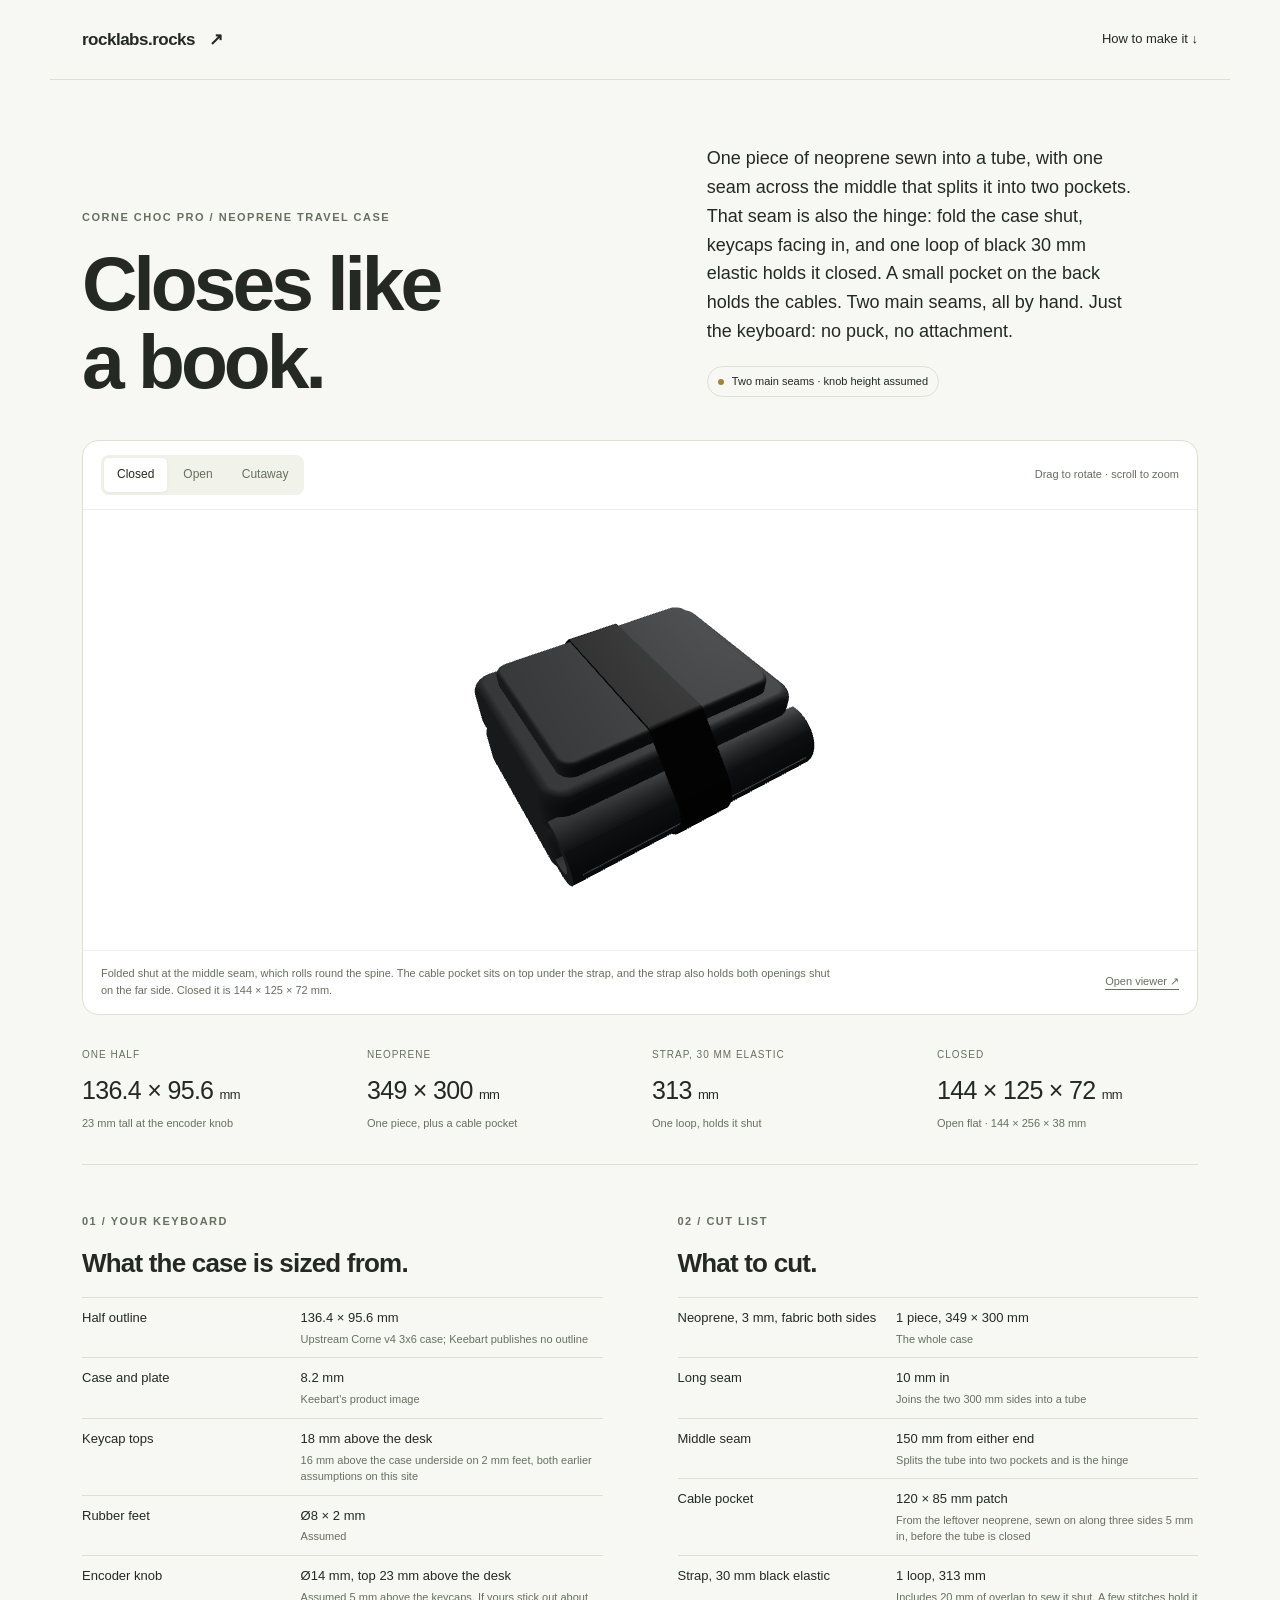
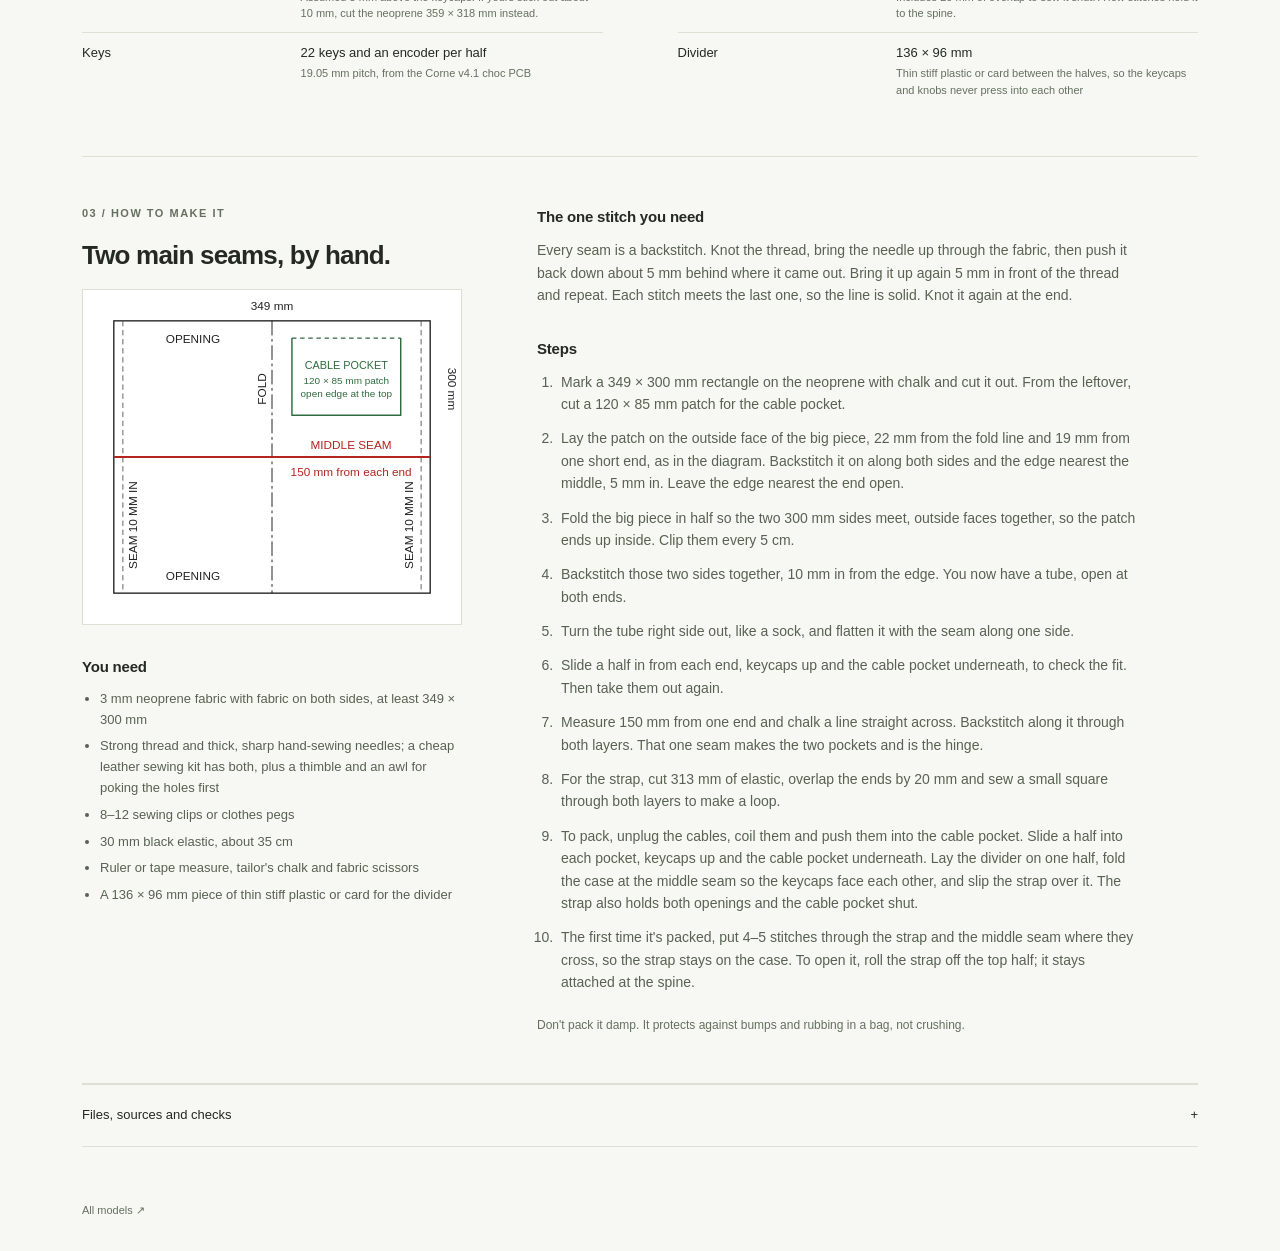
<file: case.html>
<!DOCTYPE html>
<html lang="en">
<head>
  <meta charset="UTF-8">
  <meta name="viewport" content="width=device-width, initial-scale=1">
  <meta name="description" content="A hand-sewn neoprene travel case for both Corne Choc Pro halves: one piece of fabric, two main seams, a cable pocket, folds shut like a book. 3D render, measurements and step-by-step instructions.">
  <title>Corne neoprene travel case — rocklabs.rocks</title>
  <link rel="stylesheet" href="assets/dock.css">
  <link rel="stylesheet" href="assets/dual.css">
  <link rel="stylesheet" href="assets/case.css">
</head>
<body>
  <header class="site-header">
    <a class="wordmark" href="index.html">rocklabs.rocks <span aria-hidden="true">↗</span></a>
    <a href="#make">How to make it ↓</a>
  </header>
  <main>
    <section class="intro">
      <div>
        <p class="eyebrow">CORNE CHOC PRO / NEOPRENE TRAVEL CASE</p>
        <h1>Closes like<br>a book.</h1>
      </div>
      <div class="intro-copy">
        <p>One piece of neoprene sewn into a tube, with one seam across the middle that splits it into two pockets. That seam is also the hinge: fold the case shut, keycaps facing in, and one loop of black 30 mm elastic holds it closed. A small pocket on the back holds the cables. Two main seams, all by hand. Just the keyboard: no puck, no attachment.</p>
        <span class="status"><i></i> Two main seams · knob height assumed</span>
      </div>
    </section>

    <section class="viewer-card" aria-label="Interactive case preview">
      <div class="viewer-toolbar">
        <div class="tabs" role="group" aria-label="Choose model view">
          <button type="button" data-mode="closed" aria-pressed="true">Closed</button>
          <button type="button" data-mode="open" aria-pressed="false">Open</button>
          <button type="button" data-mode="cutaway" aria-pressed="false">Cutaway</button>
        </div>
        <span class="viewer-help">Drag to rotate · scroll to zoom</span>
      </div>
      <div class="viewport">
        <iframe id="model-view" title="3D preview of the Corne neoprene travel case" src="viewer.html?embed=1&amp;label=Corne%20neoprene%20case%20%E2%80%94%20closed&amp;model=models%2Fcorne_case_closed_sleeves.stl%7C3a3d41&amp;model=models%2Fcorne_case_closed_strap.stl%7C151617&amp;model=models%2Fcorne_case_closed_divider.stl%7Cd8ccb0" allow="fullscreen"></iframe>
        <p id="load-status" role="status">Loading the actual STL files…</p>
      </div>
      <div class="viewer-caption">
        <p id="view-caption">Folded shut at the middle seam, which rolls round the spine. The cable pocket sits on top under the strap, and the strap also holds both openings shut on the far side. Closed it is 144 × 125 × 72 mm.</p>
        <a id="open-viewer" href="viewer.html?model=models/corne_case_closed_sleeves.stl">Open viewer ↗</a>
      </div>
    </section>

    <section class="spec-strip" aria-label="Case measurements">
      <div><span>ONE HALF</span><strong><b data-fill="derived.keyboard_half.length">136.4</b> × <b data-fill="derived.keyboard_half.depth">95.6</b> <small>mm</small></strong><p><b data-fill="derived.keyboard_half.packed_height">23</b> mm tall at the encoder knob</p></div>
      <div><span>NEOPRENE</span><strong><b data-fill="derived.piece.width">349</b> × <b data-fill="derived.piece.length">300</b> <small>mm</small></strong><p>One piece, plus a cable pocket</p></div>
      <div><span>STRAP, 30 MM ELASTIC</span><strong><b data-fill="derived.elastic_loops.closed.0">313</b> <small>mm</small></strong><p>One loop, holds it shut</p></div>
      <div><span>CLOSED</span><strong><b data-fill="derived.packed.closed">144 × 125 × 72</b> <small>mm</small></strong><p>Open flat · <b data-fill="derived.packed.open">144 × 256 × 38</b> mm</p></div>
    </section>

    <section class="measure-grid">
      <article>
        <p class="eyebrow">01 / YOUR KEYBOARD</p>
        <h2>What the case is sized from.</h2>
        <table>
          <tr><th>Half outline</th><td><b data-fill="derived.keyboard_half.length">136.4</b> × <b data-fill="derived.keyboard_half.depth">95.6</b> mm<small>Upstream Corne v4 3x6 case; Keebart publishes no outline</small></td></tr>
          <tr><th>Case and plate</th><td><b data-fill="config.keyboard_case_height">8.2</b> mm<small>Keebart's product image</small></td></tr>
          <tr><th>Keycap tops</th><td><b data-fill="derived.keyboard_half.keycap_top_above_desk">18</b> mm above the desk<small>16 mm above the case underside on 2 mm feet, both earlier assumptions on this site</small></td></tr>
          <tr><th>Rubber feet</th><td>Ø<b data-fill="config.keyboard_foot_diameter">8</b> × <b data-fill="config.keyboard_foot_height">2</b> mm<small>Assumed</small></td></tr>
          <tr><th>Encoder knob</th><td>Ø<b data-fill="config.encoder_knob_diameter">14</b> mm, top <b data-fill="derived.keyboard_half.knob_top_above_desk">23</b> mm above the desk<small>Assumed <b data-fill="config.encoder_knob_above_keycaps">5</b> mm above the keycaps. If yours stick out about 10 mm, cut the neoprene <b data-fill="derived.piece_if_knob_10mm">359 × 318</b> mm instead.</small></td></tr>
          <tr><th>Keys</th><td>22 keys and an encoder per half<small>19.05 mm pitch, from the Corne v4.1 choc PCB</small></td></tr>
        </table>
      </article>
      <article>
        <p class="eyebrow">02 / CUT LIST</p>
        <h2>What to cut.</h2>
        <table>
          <tr><th>Neoprene, 3 mm, fabric both sides</th><td>1 piece, <b data-fill="derived.piece.width">349</b> × <b data-fill="derived.piece.length">300</b> mm<small>The whole case</small></td></tr>
          <tr><th>Long seam</th><td><b data-fill="config.seam_allowance">10</b> mm in<small>Joins the two <b data-fill="derived.piece.length">300</b> mm sides into a tube</small></td></tr>
          <tr><th>Middle seam</th><td><b data-fill="derived.piece.middle_seam_from_end">150</b> mm from either end<small>Splits the tube into two pockets and is the hinge</small></td></tr>
          <tr><th>Cable pocket</th><td><b data-fill="derived.cable_pocket.size">120 × 85</b> mm patch<small>From the leftover neoprene, sewn on along three sides <b data-fill="derived.cable_pocket.seam">5</b> mm in, before the tube is closed</small></td></tr>
          <tr><th>Strap, 30 mm black elastic</th><td>1 loop, <b data-fill="derived.elastic_loops.closed.0">313</b> mm<small>Includes <b data-fill="config.elastic_join_overlap">20</b> mm of overlap to sew it shut. A few stitches hold it to the spine.</small></td></tr>
          <tr><th>Divider</th><td><b data-fill="derived.divider">136 × 96</b> mm<small>Thin stiff plastic or card between the halves, so the keycaps and knobs never press into each other</small></td></tr>
        </table>
      </article>
    </section>

    <section class="make" id="make" aria-labelledby="make-heading">
      <div class="make-side">
        <p class="eyebrow">03 / HOW TO MAKE IT</p>
        <h2 id="make-heading">Two main seams, by hand.</h2>
        <a class="diagram" href="models/corne_case_diagram.svg"><img src="models/corne_case_diagram.svg" alt="Cutting diagram: one 349 by 300 mm rectangle. A 120 by 85 mm cable pocket patch sits 22 mm from the fold line and 19 mm from one end. Fold it so the two 300 mm sides meet and sew them 10 mm in to make a tube, then sew straight across the middle, 150 mm from each end." width="417" height="368"></a>
        <h3>You need</h3>
        <ul class="needs">
          <li>3 mm neoprene fabric with fabric on both sides, at least <b data-fill="derived.piece.width">349</b> × <b data-fill="derived.piece.length">300</b> mm</li>
          <li>Strong thread and thick, sharp hand-sewing needles; a cheap leather sewing kit has both, plus a thimble and an awl for poking the holes first</li>
          <li>8–12 sewing clips or clothes pegs</li>
          <li>30 mm black elastic, about 35 cm</li>
          <li>Ruler or tape measure, tailor's chalk and fabric scissors</li>
          <li>A <b data-fill="derived.divider">136 × 96</b> mm piece of thin stiff plastic or card for the divider</li>
        </ul>
      </div>
      <div>
        <h3>The one stitch you need</h3>
        <p class="stitch">Every seam is a backstitch. Knot the thread, bring the needle up through the fabric, then push it back down about 5 mm behind where it came out. Bring it up again 5 mm in front of the thread and repeat. Each stitch meets the last one, so the line is solid. Knot it again at the end.</p>
        <h3>Steps</h3>
        <ol class="steps">
          <li>Mark a <b data-fill="derived.piece.width">349</b> × <b data-fill="derived.piece.length">300</b> mm rectangle on the neoprene with chalk and cut it out. From the leftover, cut a <b data-fill="derived.cable_pocket.size">120 × 85</b> mm patch for the cable pocket.</li>
          <li>Lay the patch on the outside face of the big piece, <b data-fill="derived.cable_pocket.from_fold">22</b> mm from the fold line and <b data-fill="derived.cable_pocket.from_end">19</b> mm from one short end, as in the diagram. Backstitch it on along both sides and the edge nearest the middle, <b data-fill="derived.cable_pocket.seam">5</b> mm in. Leave the edge nearest the end open.</li>
          <li>Fold the big piece in half so the two <b data-fill="derived.piece.length">300</b> mm sides meet, outside faces together, so the patch ends up inside. Clip them every 5 cm.</li>
          <li>Backstitch those two sides together, <b data-fill="config.seam_allowance">10</b> mm in from the edge. You now have a tube, open at both ends.</li>
          <li>Turn the tube right side out, like a sock, and flatten it with the seam along one side.</li>
          <li>Slide a half in from each end, keycaps up and the cable pocket underneath, to check the fit. Then take them out again.</li>
          <li>Measure <b data-fill="derived.piece.middle_seam_from_end">150</b> mm from one end and chalk a line straight across. Backstitch along it through both layers. That one seam makes the two pockets and is the hinge.</li>
          <li>For the strap, cut <b data-fill="derived.elastic_loops.closed.0">313</b> mm of elastic, overlap the ends by <b data-fill="config.elastic_join_overlap">20</b> mm and sew a small square through both layers to make a loop.</li>
          <li>To pack, unplug the cables, coil them and push them into the cable pocket. Slide a half into each pocket, keycaps up and the cable pocket underneath. Lay the divider on one half, fold the case at the middle seam so the keycaps face each other, and slip the strap over it. The strap also holds both openings and the cable pocket shut.</li>
          <li>The first time it's packed, put 4–5 stitches through the strap and the middle seam where they cross, so the strap stays on the case. To open it, roll the strap off the top half; it stays attached at the spine.</li>
        </ol>
        <p class="make-note">Don't pack it damp. It protects against bumps and rubbing in a bag, not crushing.</p>
      </div>
    </section>

    <details>
      <summary>Files, sources and checks <span>+</span></summary>
      <div class="reference-content">
        <p id="validation">CAD and mesh check results are in the dimension report.</p>
        <p>The keyboard model uses the switch positions from foostan's Corne v4.1 choc PCB and the outline of the upstream 3x6 case (CC BY 4.0). Keebart's own case may differ slightly; the neoprene stretches enough to cover that.</p>
        <div class="resource-links">
          <a href="models/corne_case_diagram.svg" download>Cutting diagram SVG ↓</a>
          <a href="models/corne_case_dimensions.json">Dimensions & checks ↗</a>
          <a href="cad/corne_case.json" download>Keyboard & case parameters ↓</a>
          <a href="cad/work/generate_corne_case.py" download>CAD generator ↓</a>
          <a href="cad/references/README.md">Reference attribution ↗</a>
        </div>
      </div>
    </details>
  </main>
  <footer><a href="index.html">All models ↗</a></footer>
  <script src="assets/case.js" defer></script>
</body>
</html>
</file>
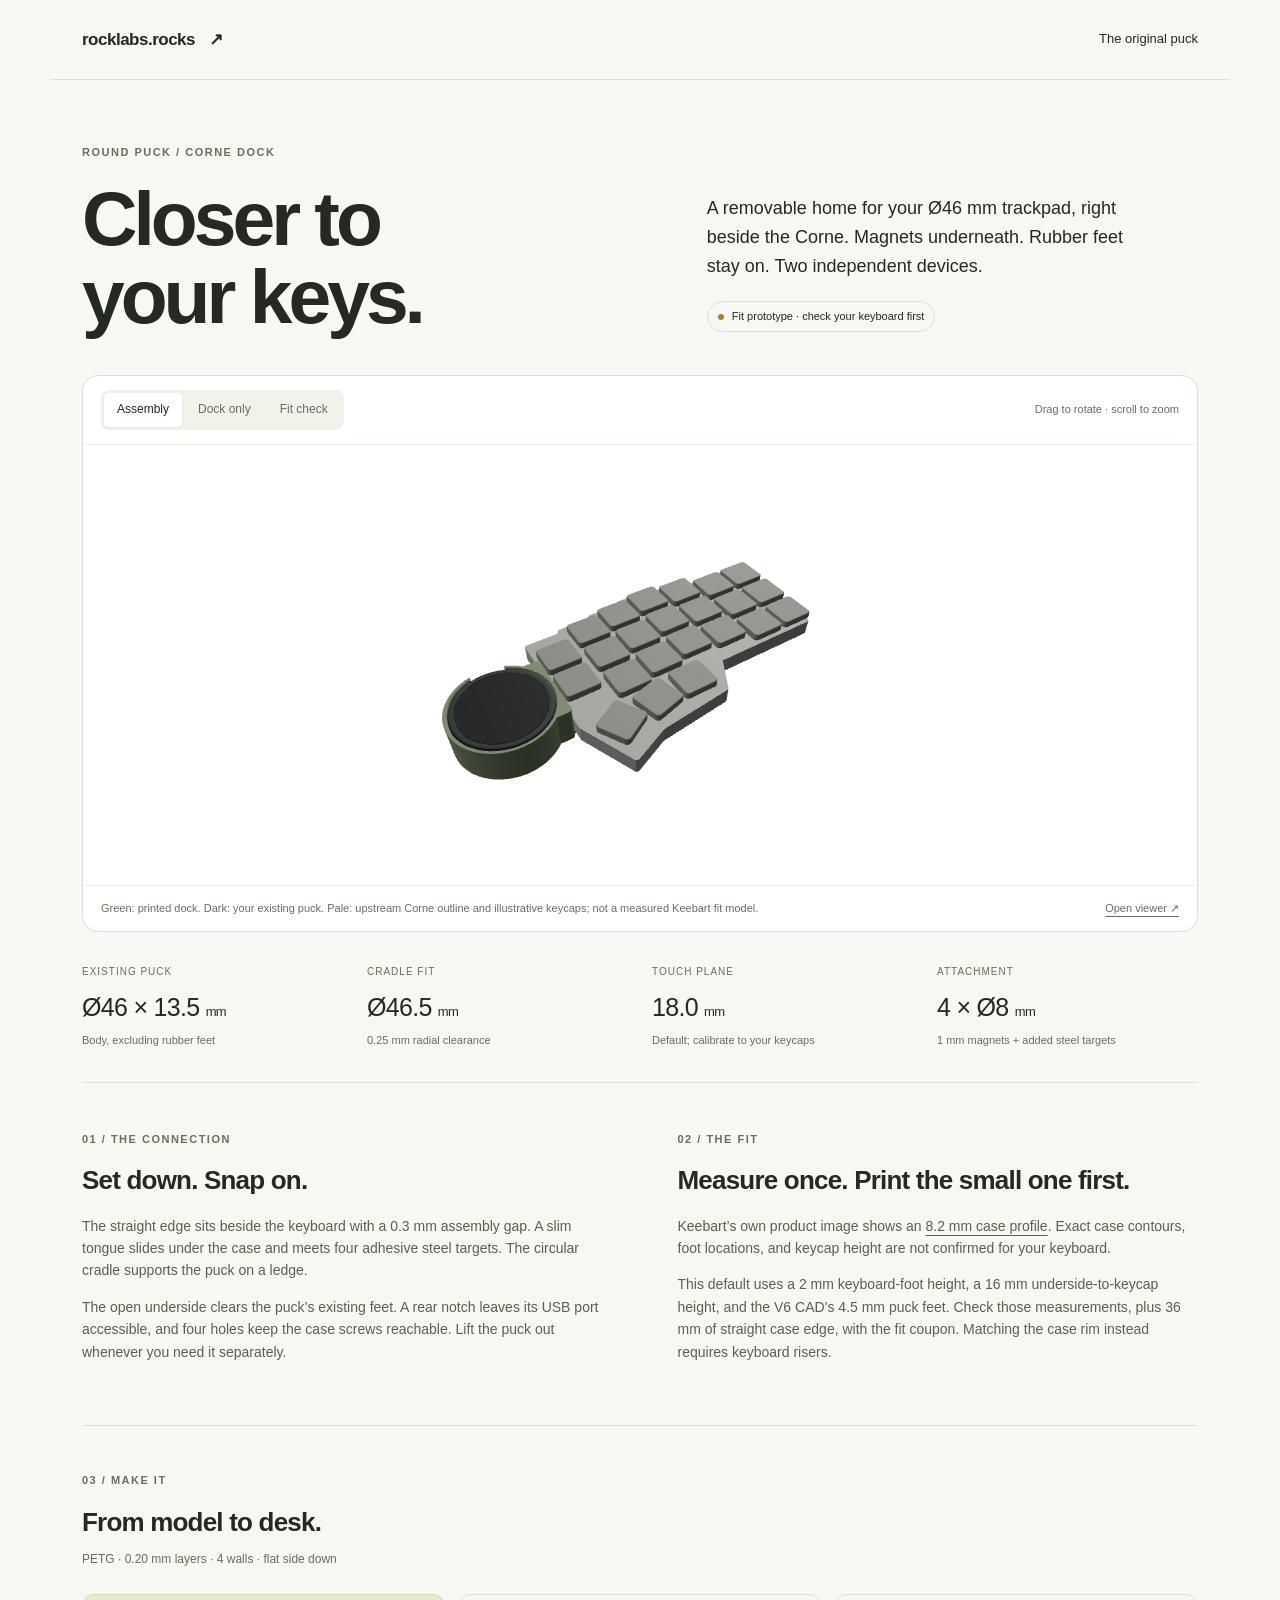
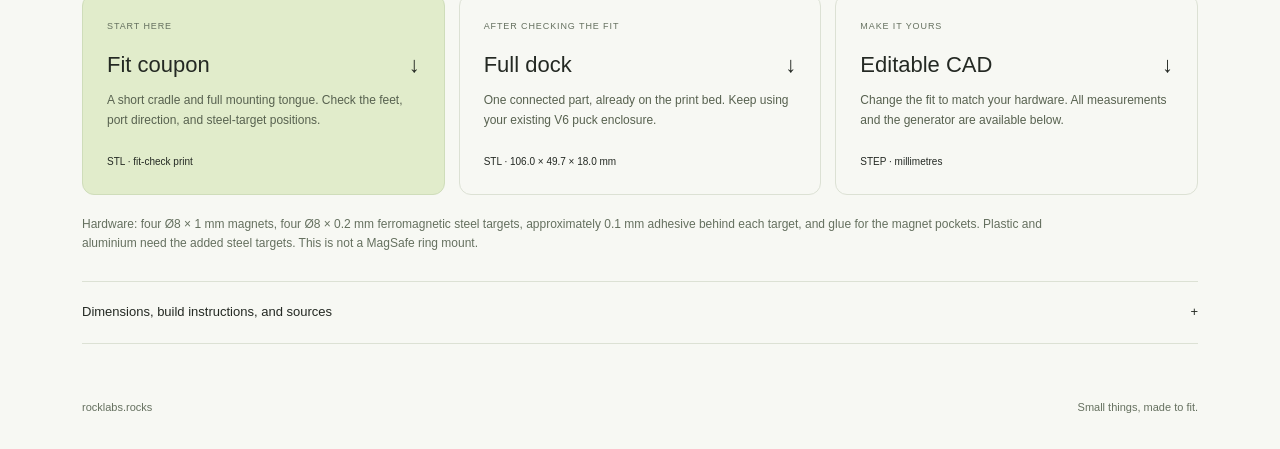
<file: dock.html>
<!DOCTYPE html>
<html lang="en">
<head>
  <meta charset="UTF-8">
  <meta name="viewport" content="width=device-width, initial-scale=1">
  <meta name="description" content="A printable magnetic dock that brings the Rocklabs round trackpad next to a Corne keyboard. Explore the CAD, check the fit, and download the STL.">
  <title>Corne + puck — rocklabs.rocks</title>
  <link rel="stylesheet" href="assets/dock.css">
</head>
<body>
  <header class="site-header">
    <a class="wordmark" href="index.html">rocklabs.rocks <span aria-hidden="true">↗</span></a>
    <a href="viewer.html?model=models/cirque_round_puck_v6_print_plate.stl%3Fv%3D5">The original puck</a>
  </header>
  <main>
    <section class="intro">
      <div>
        <p class="eyebrow">ROUND PUCK / CORNE DOCK</p>
        <h1>Closer to<br>your keys.</h1>
      </div>
      <div class="intro-copy">
        <p>A removable home for your Ø46 mm trackpad, right beside the Corne. Magnets underneath. Rubber feet stay on. Two independent devices.</p>
        <span class="status"><i></i> Fit prototype · check your keyboard first</span>
      </div>
    </section>

    <section class="viewer-card" aria-label="Interactive model preview">
      <div class="viewer-toolbar">
        <div class="tabs" role="group" aria-label="Choose model view">
          <button type="button" data-mode="assembly" aria-pressed="true">Assembly</button>
          <button type="button" data-mode="dock" aria-pressed="false">Dock only</button>
          <button type="button" data-mode="coupon" aria-pressed="false">Fit check</button>
        </div>
        <span class="viewer-help">Drag to rotate · scroll to zoom</span>
      </div>
      <div class="viewport">
        <iframe id="model-view" title="3D preview of the Corne puck dock" src="viewer.html?embed=1&amp;label=Corne%20puck%20dock&amp;model=models/corne_puck_dock_print.stl%7Caaba96&amp;model=models/corne_puck_dock_preview_puck.stl%7C434a49&amp;model=models/corne_puck_dock_preview_sensor.stl%7C222827&amp;model=models/corne_puck_dock_preview_feet.stl%7C333333&amp;model=models/corne_puck_dock_preview_hardware.stl%7Ca8aaa5&amp;model=models/corne_puck_dock_preview_keyboard_reference.stl%7Cdedfd9&amp;model=models/corne_puck_dock_preview_keycaps_reference.stl%7Cb7bdb2" allow="fullscreen"></iframe>
        <p id="load-status" role="status">Loading the actual STL files…</p>
      </div>
      <div class="viewer-caption">
        <p id="view-caption">Green: printed dock. Dark: your existing puck. Pale: upstream Corne outline and illustrative keycaps; not a measured Keebart fit model.</p>
        <a id="open-viewer" href="viewer.html?model=models/corne_puck_dock_print.stl">Open viewer ↗</a>
      </div>
    </section>

    <section class="spec-strip" aria-label="Model dimensions">
      <div><span>EXISTING PUCK</span><strong>Ø46 × 13.5 <small>mm</small></strong><p>Body, excluding rubber feet</p></div>
      <div><span>CRADLE FIT</span><strong id="bore">Ø46.5 <small>mm</small></strong><p>0.25 mm radial clearance</p></div>
      <div><span>TOUCH PLANE</span><strong id="touch-height">18.0 <small>mm</small></strong><p>Default; calibrate to your keycaps</p></div>
      <div><span>ATTACHMENT</span><strong>4 × Ø8 <small>mm</small></strong><p>1 mm magnets + added steel targets</p></div>
    </section>

    <section class="details-grid">
      <article>
        <p class="eyebrow">01 / THE CONNECTION</p>
        <h2>Set down. Snap on.</h2>
        <p>The straight edge sits beside the keyboard with a 0.3 mm assembly gap. A slim tongue slides under the case and meets four adhesive steel targets. The circular cradle supports the puck on a ledge.</p>
        <p>The open underside clears the puck’s existing feet. A rear notch leaves its USB port accessible, and four holes keep the case screws reachable. Lift the puck out whenever you need it separately.</p>
      </article>
      <article>
        <p class="eyebrow">02 / THE FIT</p>
        <h2>Measure once. Print the small one first.</h2>
        <p>Keebart’s own product image shows an <a href="https://raw.githubusercontent.com/Keebart/picture-cdn/main/corne/lowprofile.webp">8.2 mm case profile</a>. Exact case contours, foot locations, and keycap height are not confirmed for your keyboard.</p>
        <p>This default uses a 2 mm keyboard-foot height, a 16 mm underside-to-keycap height, and the V6 CAD’s 4.5 mm puck feet. Check those measurements, plus 36 mm of straight case edge, with the fit coupon. Matching the case rim instead requires keyboard risers.</p>
      </article>
    </section>

    <section class="downloads" aria-labelledby="download-heading">
      <div class="download-heading">
        <p class="eyebrow">03 / MAKE IT</p>
        <h2 id="download-heading">From model to desk.</h2>
        <p>PETG · 0.20 mm layers · 4 walls · flat side down</p>
      </div>
      <div class="download-cards">
        <a class="download-card primary" href="models/corne_puck_dock_fit_coupon.stl" download>
          <span>START HERE</span><strong>Fit coupon <b>↓</b></strong><p>A short cradle and full mounting tongue. Check the feet, port direction, and steel-target positions.</p><small>STL · fit-check print</small>
        </a>
        <a class="download-card" href="models/corne_puck_dock_print.stl" download>
          <span>AFTER CHECKING THE FIT</span><strong>Full dock <b>↓</b></strong><p>One connected part, already on the print bed. Keep using your existing V6 puck enclosure.</p><small id="print-size">STL · dimensions loading</small>
        </a>
        <a class="download-card" href="cad/outputs/corne_dock/corne_puck_dock_print.step" download>
          <span>MAKE IT YOURS</span><strong>Editable CAD <b>↓</b></strong><p>Change the fit to match your hardware. All measurements and the generator are available below.</p><small>STEP · millimetres</small>
        </a>
      </div>
      <p class="hardware">Hardware: four Ø8 × 1 mm magnets, four Ø8 × 0.2 mm ferromagnetic steel targets, approximately 0.1 mm adhesive behind each target, and glue for the magnet pockets. Plastic and aluminium need the added steel targets. This is not a MagSafe ring mount.</p>
    </section>

    <details>
      <summary>Dimensions, build instructions, and sources <span>+</span></summary>
      <div class="reference-content">
        <p id="validation">Geometry and mesh validation results are included with the model.</p>
        <p>These checks verify the configured CAD dimensions. Physical fit, printer tolerance, and magnet holding force still need a test with your hardware.</p>
        <div class="resource-links">
          <a href="cad/outputs/corne_dock/README.md">Print & assembly guide ↗</a>
          <a href="models/corne_puck_dock_dimensions.json">Dimensions & checks ↗</a>
          <a href="cad/corne_dock.json" download>Adjustable parameters ↓</a>
          <a href="cad/work/generate_corne_dock.py" download>CAD generator ↓</a>
          <a href="cad/outputs/corne_dock/corne_puck_dock_assembly.step" download>Assembly STEP ↓</a>
          <a href="https://www.keebart.com/products/corne">Keebart product specifications ↗</a>
          <a href="cad/references/README.md">Corne reference attribution ↗</a>
        </div>
      </div>
    </details>
  </main>
  <footer><a href="index.html">rocklabs.rocks</a><span>Small things, made to fit.</span></footer>
  <script src="assets/dock.js" defer></script>
</body>
</html>
</file>
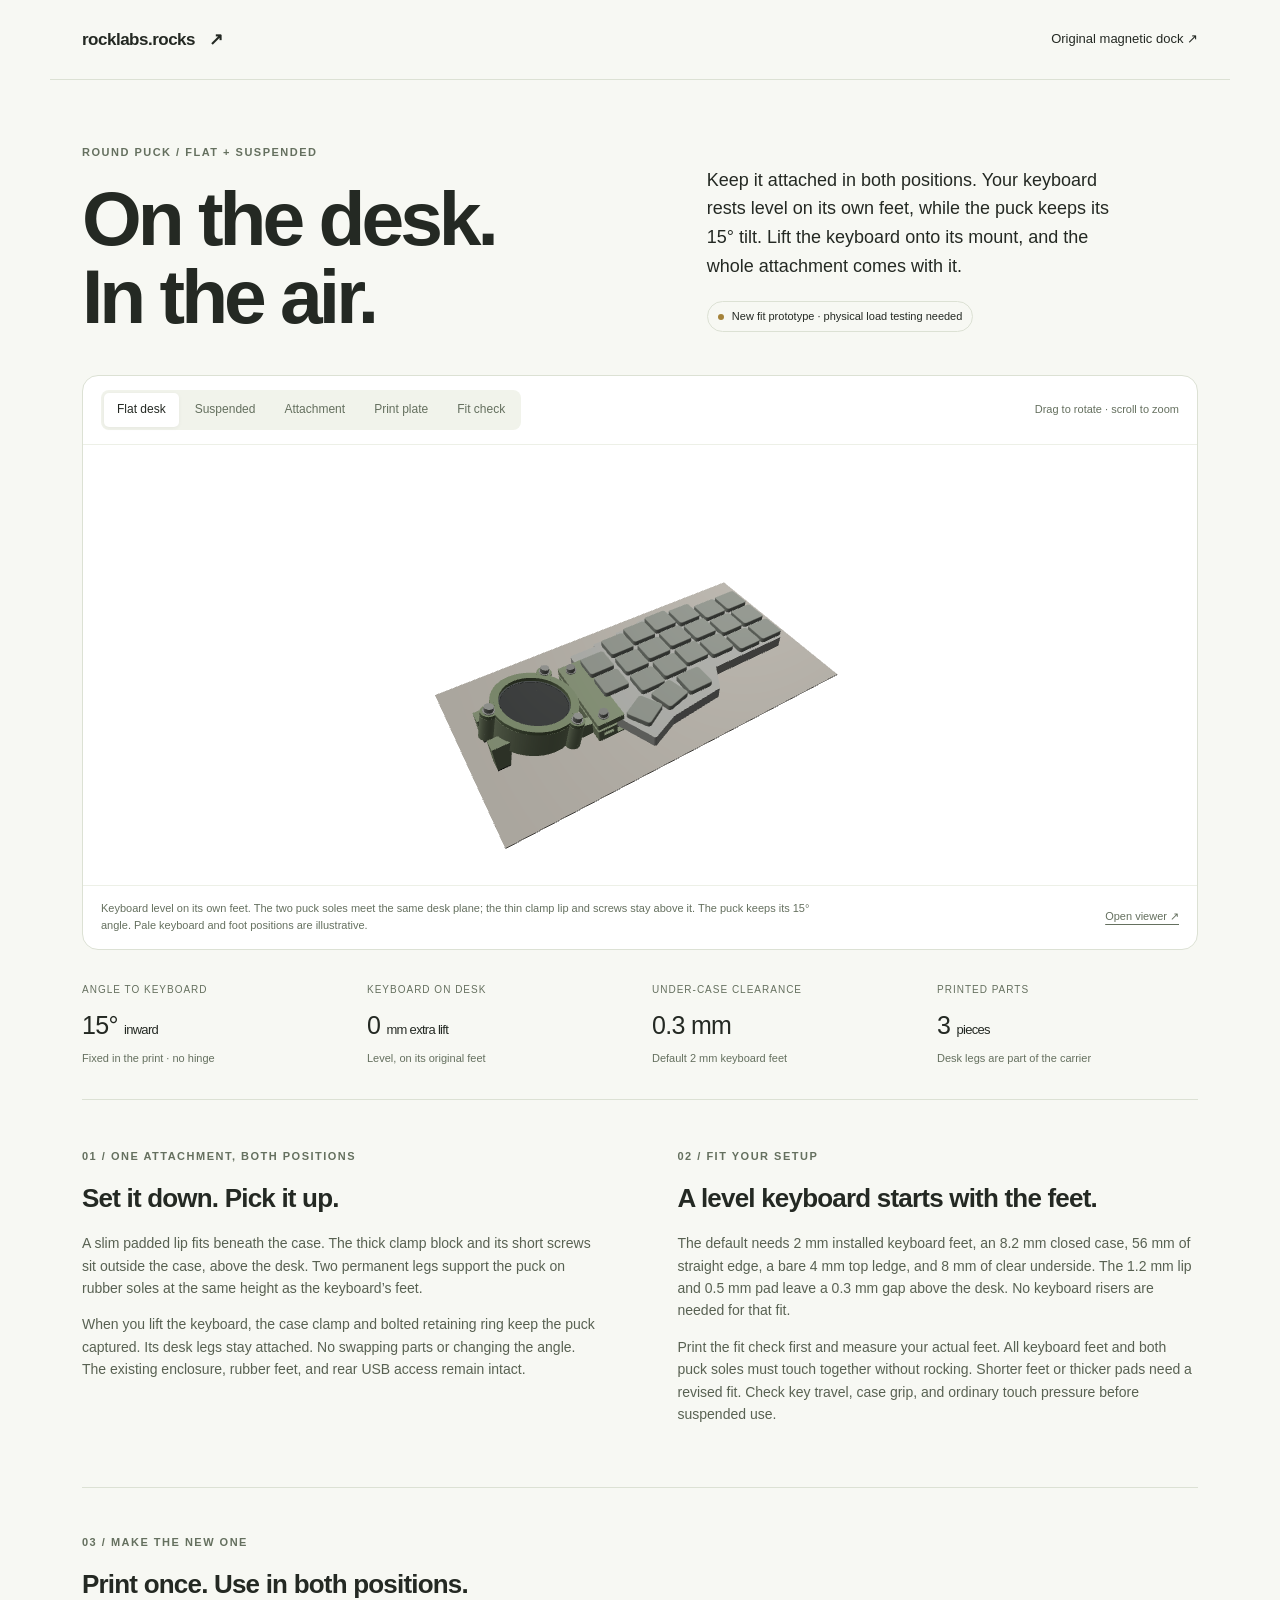
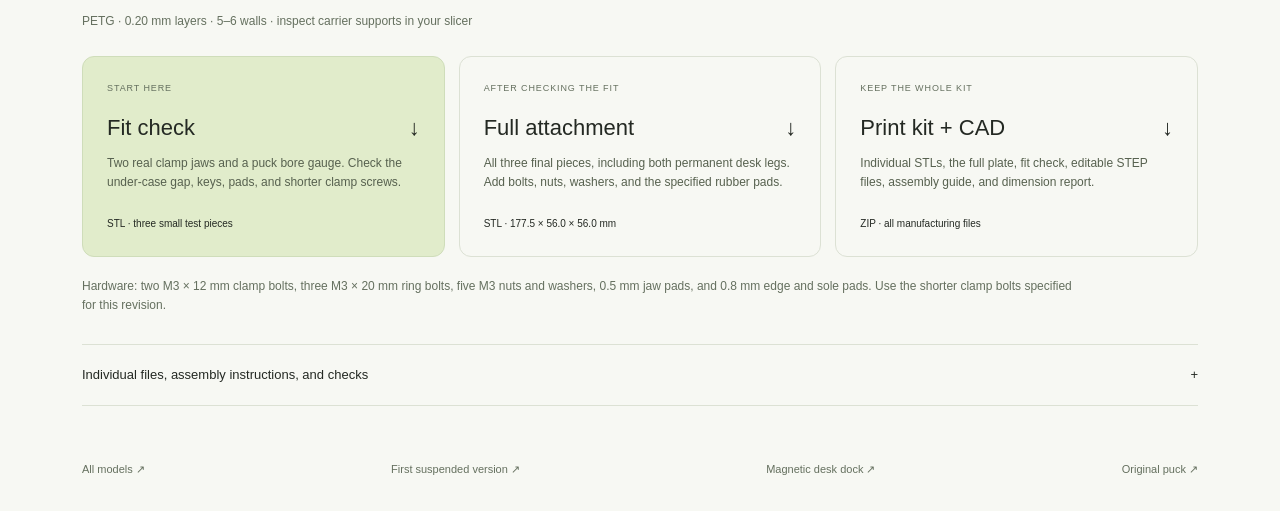
<file: dual.html>
<!DOCTYPE html>
<html lang="en">
<head>
  <meta charset="UTF-8">
  <meta name="viewport" content="width=device-width, initial-scale=1">
  <meta name="description" content="A printable Corne puck attachment for both a flat desk and a suspended keyboard. Original keyboard feet, permanent desk supports, and a fixed 15 degree puck tilt.">
  <title>Flat + suspended puck — rocklabs.rocks</title>
  <link rel="stylesheet" href="assets/dock.css">
  <link rel="stylesheet" href="assets/dual.css">
</head>
<body>
  <header class="site-header">
    <a class="wordmark" href="index.html">rocklabs.rocks <span aria-hidden="true">↗</span></a>
    <a href="dock.html">Original magnetic dock ↗</a>
  </header>
  <main>
    <section class="intro">
      <div>
        <p class="eyebrow">ROUND PUCK / FLAT + SUSPENDED</p>
        <h1>On the desk.<br>In the air.</h1>
      </div>
      <div class="intro-copy">
        <p>Keep it attached in both positions. Your keyboard rests level on its own feet, while the puck keeps its 15° tilt. Lift the keyboard onto its mount, and the whole attachment comes with it.</p>
        <span class="status"><i></i> New fit prototype · physical load testing needed</span>
      </div>
    </section>

    <section class="viewer-card" aria-label="Interactive attachment preview">
      <div class="viewer-toolbar">
        <div class="tabs" role="group" aria-label="Choose model view">
          <button type="button" data-mode="flat" aria-pressed="true">Flat desk</button>
          <button type="button" data-mode="suspended" aria-pressed="false">Suspended</button>
          <button type="button" data-mode="attachment" aria-pressed="false">Attachment</button>
          <button type="button" data-mode="print" aria-pressed="false">Print plate</button>
          <button type="button" data-mode="coupon" aria-pressed="false">Fit check</button>
        </div>
        <span class="viewer-help">Drag to rotate · scroll to zoom</span>
      </div>
      <div class="viewport">
        <iframe id="model-view" title="3D preview of the flat and suspended puck attachment" src="viewer.html?embed=1&amp;label=Desk%20%2B%20suspended%20puck%20%E2%80%94%20flat&amp;model=models%2Fcorne_puck_dual_flat_carrier.stl%7Caaba96&amp;model=models%2Fcorne_puck_dual_flat_upper_jaw.stl%7Caaba96&amp;model=models%2Fcorne_puck_dual_flat_retainer.stl%7C8d9f78&amp;model=models%2Fcorne_puck_dual_flat_puck.stl%7C434a49&amp;model=models%2Fcorne_puck_dual_flat_sensor.stl%7C222827&amp;model=models%2Fcorne_puck_dual_flat_feet.stl%7C333333&amp;model=models%2Fcorne_puck_dual_flat_hardware.stl%7Ca8aaa5&amp;model=models%2Fcorne_puck_dual_flat_pads.stl%7C333333&amp;model=models%2Fcorne_puck_dual_flat_desk_pads.stl%7C333333&amp;model=models%2Fcorne_puck_dual_flat_keyboard_reference.stl%7Cdedfd9&amp;model=models%2Fcorne_puck_dual_flat_keycaps_reference.stl%7Cb7bdb2&amp;model=models%2Fcorne_puck_dual_flat_keyboard_feet_reference.stl%7C555555&amp;model=models%2Fcorne_puck_dual_flat_desk_reference.stl%7Ce9e3d8" allow="fullscreen"></iframe>
        <p id="load-status" role="status">Loading the actual STL files…</p>
      </div>
      <div class="viewer-caption">
        <p id="view-caption">Keyboard level on its own feet. Both puck soles touch the same desk plane; the clamp lip and screws stay above it. The puck keeps its 15° angle. Pale keyboard and foot positions are illustrative.</p>
        <a id="open-viewer" href="viewer.html?model=models/corne_puck_dual_preview_carrier.stl">Open viewer ↗</a>
      </div>
    </section>

    <section class="spec-strip" aria-label="Attachment specifications">
      <div><span>ANGLE TO KEYBOARD</span><strong id="tilt">15° <small>inward</small></strong><p>Fixed in the print · no hinge</p></div>
      <div><span>KEYBOARD ON DESK</span><strong>0 <small>mm extra lift</small></strong><p>Level, on its original feet</p></div>
      <div><span>UNDER-CASE CLEARANCE</span><strong id="desk-clearance">0.3 mm</strong><p>Default 2 mm keyboard feet</p></div>
      <div><span>PRINTED PARTS</span><strong>3 <small>pieces</small></strong><p>Desk legs are part of the carrier</p></div>
    </section>

    <section class="details-grid">
      <article>
        <p class="eyebrow">01 / ONE ATTACHMENT, BOTH POSITIONS</p>
        <h2>Set it down. Pick it up.</h2>
        <p>A slim padded lip fits beneath the case. The thick clamp block and its short screws sit outside the case, above the desk. Two permanent legs support the puck on rubber soles at the same height as the keyboard’s feet.</p>
        <p>When you lift the keyboard, the case clamp and bolted retaining ring keep the puck captured. Its desk legs stay attached. No swapping parts or changing the angle. The existing enclosure, rubber feet, and rear USB access remain intact.</p>
      </article>
      <article>
        <p class="eyebrow">02 / FIT YOUR SETUP</p>
        <h2>A level keyboard starts with the feet.</h2>
        <p>The default needs 2 mm installed keyboard feet, an 8.2 mm closed case, 56 mm of straight edge, a bare 4 mm top ledge, and 8 mm of clear underside. The 1.2 mm lip and 0.5 mm pad leave a 0.3 mm gap above the desk. No keyboard risers are needed for that fit.</p>
        <p>Print the fit check first and measure your actual feet. All keyboard feet and both puck soles must touch together without rocking. Shorter feet or thicker pads need a revised fit. Check key travel, case grip, and ordinary touch pressure before suspended use.</p>
      </article>
    </section>

    <section class="downloads" aria-labelledby="download-heading">
      <div class="download-heading">
        <p class="eyebrow">03 / MAKE THE NEW ONE</p>
        <h2 id="download-heading">Print once. Use in both positions.</h2>
        <p>PETG · 0.20 mm layers · 5–6 walls · inspect carrier supports in your slicer</p>
      </div>
      <div class="download-cards">
        <a class="download-card primary" href="models/corne_puck_dual_fit_coupon.stl" download>
          <span>START HERE</span><strong>Fit check <b>↓</b></strong><p>Two real clamp jaws and a puck bore gauge. Check the under-case gap, keys, pads, and shorter clamp screws.</p><small>STL · three small test pieces</small>
        </a>
        <a class="download-card" href="models/corne_puck_dual_print_plate.stl" download>
          <span>AFTER CHECKING THE FIT</span><strong>Full attachment <b>↓</b></strong><p>All three final pieces, including both permanent desk legs. Add bolts, nuts, washers, and the specified rubber pads.</p><small id="print-size">STL · dimensions loading</small>
        </a>
        <a class="download-card" href="models/corne_puck_dual_print_kit.zip" download>
          <span>KEEP THE WHOLE KIT</span><strong>Print kit + CAD <b>↓</b></strong><p>Individual STLs, the full plate, fit check, editable STEP files, assembly guide, and dimension report.</p><small>ZIP · all manufacturing files</small>
        </a>
      </div>
      <p class="hardware" id="hardware">Hardware: two M3 × 12 mm clamp bolts, three M3 × 20 mm ring bolts, five M3 nuts and washers, 0.5 mm jaw pads, and 0.8 mm edge and sole pads. Use the shorter clamp bolts specified for this revision.</p>
    </section>

    <details>
      <summary>Individual files, assembly instructions, and checks <span>+</span></summary>
      <div class="reference-content">
        <p id="validation">CAD and mesh check results are included with this new design.</p>
        <p>Geometry checks cover the desk plane, both sole contacts, zero added keyboard lift, and retention stops in all six directions. Physical fit, desk stability and suspended strength still need testing.</p>
        <div class="resource-links">
          <a href="cad/outputs/corne_dual/README.md">Print & assembly guide ↗</a>
          <a href="models/corne_puck_dual_carrier.stl" download>Carrier STL ↓</a>
          <a href="models/corne_puck_dual_upper_jaw.stl" download>Upper jaw STL ↓</a>
          <a href="models/corne_puck_dual_retainer.stl" download>Retaining ring STL ↓</a>
          <a href="cad/outputs/corne_dual/corne_puck_dual_assembly.step" download>Assembly STEP ↓</a>
          <a href="models/corne_puck_dual_dimensions.json">Dimensions & checks ↗</a>
          <a href="cad/corne_dual.json" download>Fit & angle parameters ↓</a>
          <a href="cad/work/generate_corne_dual.py" download>CAD generator ↓</a>
          <a href="cad/references/README.md">Reference attribution ↗</a>
        </div>
      </div>
    </details>
  </main>
  <footer><a href="index.html">All models ↗</a><a href="suspended.html">First suspended version ↗</a><a href="dock.html">Magnetic desk dock ↗</a><a href="viewer.html?model=models/cirque_round_puck_v6_print_plate.stl%3Fv%3D5">Original puck ↗</a></footer>
  <script src="assets/dual.js" defer></script>
</body>
</html>
</file>
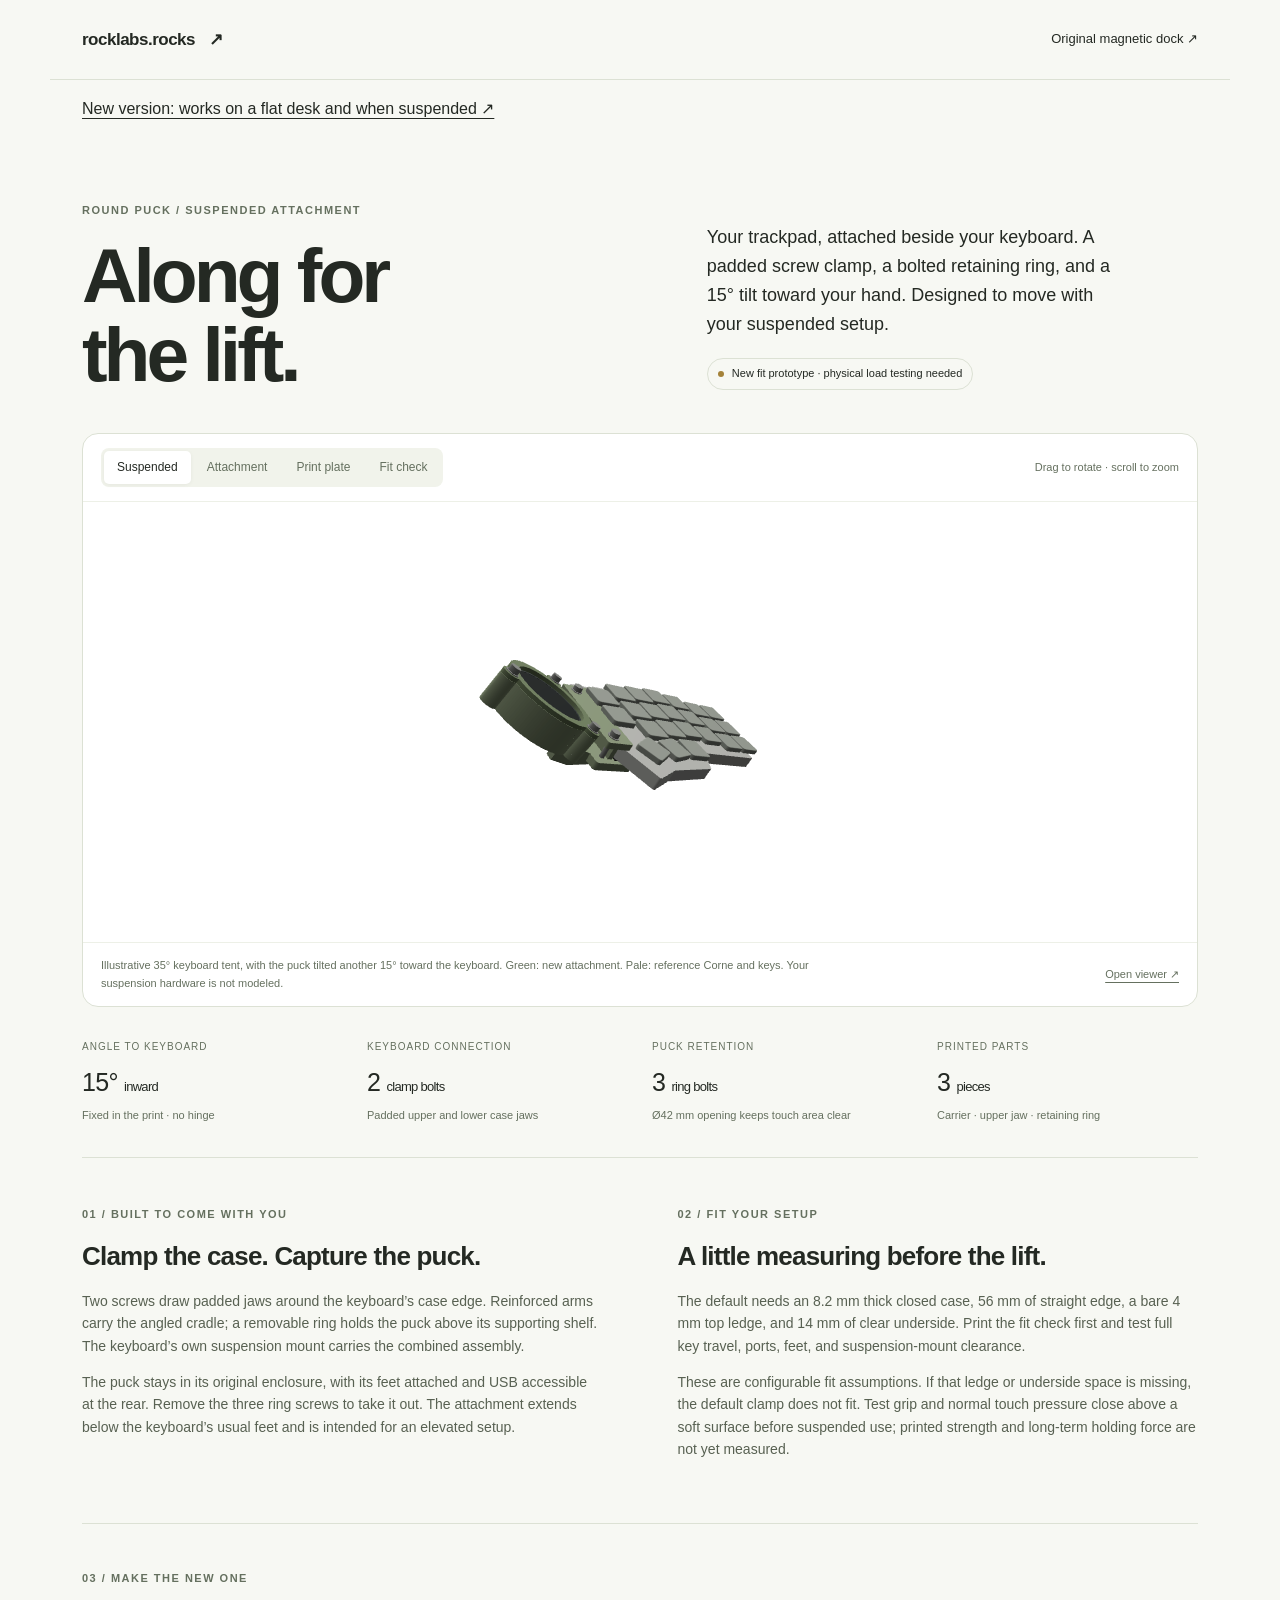
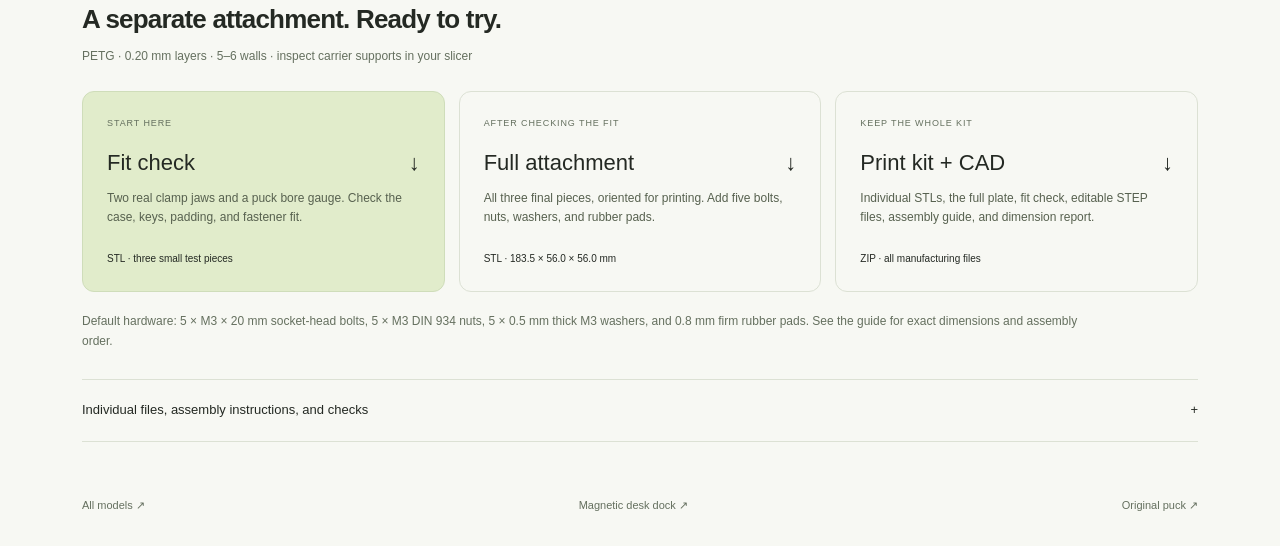
<file: suspended.html>
<!DOCTYPE html>
<html lang="en">
<head>
  <meta charset="UTF-8">
  <meta name="viewport" content="width=device-width, initial-scale=1">
  <meta name="description" content="A separate, printable clamp-on attachment for the Corne and round puck. A retained cradle, a 15 degree tilt, and an interactive suspended preview.">
  <title>Suspended puck attachment — rocklabs.rocks</title>
  <link rel="stylesheet" href="assets/dock.css">
</head>
<body>
  <header class="site-header">
    <a class="wordmark" href="index.html">rocklabs.rocks <span aria-hidden="true">↗</span></a>
    <a href="dock.html">Original magnetic dock ↗</a>
  </header>
  <main>
    <p><a href="dual.html">New version: works on a flat desk and when suspended ↗</a></p>
    <section class="intro">
      <div>
        <p class="eyebrow">ROUND PUCK / SUSPENDED ATTACHMENT</p>
        <h1>Along for<br>the lift.</h1>
      </div>
      <div class="intro-copy">
        <p>Your trackpad, attached beside your keyboard. A padded screw clamp, a bolted retaining ring, and a 15° tilt toward your hand. Designed to move with your suspended setup.</p>
        <span class="status"><i></i> New fit prototype · physical load testing needed</span>
      </div>
    </section>

    <section class="viewer-card" aria-label="Interactive attachment preview">
      <div class="viewer-toolbar">
        <div class="tabs" role="group" aria-label="Choose model view">
          <button type="button" data-mode="suspended" aria-pressed="true">Suspended</button>
          <button type="button" data-mode="attachment" aria-pressed="false">Attachment</button>
          <button type="button" data-mode="print" aria-pressed="false">Print plate</button>
          <button type="button" data-mode="coupon" aria-pressed="false">Fit check</button>
        </div>
        <span class="viewer-help">Drag to rotate · scroll to zoom</span>
      </div>
      <div class="viewport">
        <iframe id="model-view" title="3D preview of the suspended puck attachment" src="viewer.html?embed=1&amp;label=Suspended%20puck%20%E2%80%94%20suspended&amp;model=models/corne_puck_suspended_suspended_carrier.stl%7Caaba96&amp;model=models/corne_puck_suspended_suspended_upper_jaw.stl%7Caaba96&amp;model=models/corne_puck_suspended_suspended_retainer.stl%7C8d9f78&amp;model=models/corne_puck_suspended_suspended_puck.stl%7C434a49&amp;model=models/corne_puck_suspended_suspended_sensor.stl%7C222827&amp;model=models/corne_puck_suspended_suspended_feet.stl%7C333333&amp;model=models/corne_puck_suspended_suspended_hardware.stl%7Ca8aaa5&amp;model=models/corne_puck_suspended_suspended_pads.stl%7C333333&amp;model=models/corne_puck_suspended_suspended_keyboard_reference.stl%7Cdedfd9&amp;model=models/corne_puck_suspended_suspended_keycaps_reference.stl%7Cb7bdb2" allow="fullscreen"></iframe>
        <p id="load-status" role="status">Loading the actual STL files…</p>
      </div>
      <div class="viewer-caption">
        <p id="view-caption">Illustrative 35° keyboard tent, with the puck tilted another 15° toward the keyboard. Green: new attachment. Pale: reference Corne and keys. Your suspension hardware is not modeled.</p>
        <a id="open-viewer" href="viewer.html?model=models/corne_puck_suspended_preview_carrier.stl">Open viewer ↗</a>
      </div>
    </section>

    <section class="spec-strip" aria-label="Attachment specifications">
      <div><span>ANGLE TO KEYBOARD</span><strong id="tilt">15° <small>inward</small></strong><p>Fixed in the print · no hinge</p></div>
      <div><span>KEYBOARD CONNECTION</span><strong>2 <small>clamp bolts</small></strong><p>Padded upper and lower case jaws</p></div>
      <div><span>PUCK RETENTION</span><strong>3 <small>ring bolts</small></strong><p>Ø42 mm opening keeps touch area clear</p></div>
      <div><span>PRINTED PARTS</span><strong>3 <small>pieces</small></strong><p>Carrier · upper jaw · retaining ring</p></div>
    </section>

    <section class="details-grid">
      <article>
        <p class="eyebrow">01 / BUILT TO COME WITH YOU</p>
        <h2>Clamp the case. Capture the puck.</h2>
        <p>Two screws draw padded jaws around the keyboard’s case edge. Reinforced arms carry the angled cradle; a removable ring holds the puck above its supporting shelf. The keyboard’s own suspension mount carries the combined assembly.</p>
        <p>The puck stays in its original enclosure, with its feet attached and USB accessible at the rear. Remove the three ring screws to take it out. The attachment extends below the keyboard’s usual feet and is intended for an elevated setup.</p>
      </article>
      <article>
        <p class="eyebrow">02 / FIT YOUR SETUP</p>
        <h2>A little measuring before the lift.</h2>
        <p>The default needs an 8.2 mm thick closed case, 56 mm of straight edge, a bare 4 mm top ledge, and 14 mm of clear underside. Print the fit check first and test full key travel, ports, feet, and suspension-mount clearance.</p>
        <p>These are configurable fit assumptions. If that ledge or underside space is missing, the default clamp does not fit. Test grip and normal touch pressure close above a soft surface before suspended use; printed strength and long-term holding force are not yet measured.</p>
      </article>
    </section>

    <section class="downloads" aria-labelledby="download-heading">
      <div class="download-heading">
        <p class="eyebrow">03 / MAKE THE NEW ONE</p>
        <h2 id="download-heading">A separate attachment. Ready to try.</h2>
        <p>PETG · 0.20 mm layers · 5–6 walls · inspect carrier supports in your slicer</p>
      </div>
      <div class="download-cards">
        <a class="download-card primary" href="models/corne_puck_suspended_fit_coupon.stl" download>
          <span>START HERE</span><strong>Fit check <b>↓</b></strong><p>Two real clamp jaws and a puck bore gauge. Check the case, keys, padding, and fastener fit.</p><small>STL · three small test pieces</small>
        </a>
        <a class="download-card" href="models/corne_puck_suspended_print_plate.stl" download>
          <span>AFTER CHECKING THE FIT</span><strong>Full attachment <b>↓</b></strong><p>All three final pieces, oriented for printing. Add five bolts, nuts, washers, and rubber pads.</p><small id="print-size">STL · dimensions loading</small>
        </a>
        <a class="download-card" href="models/corne_puck_suspended_print_kit.zip" download>
          <span>KEEP THE WHOLE KIT</span><strong>Print kit + CAD <b>↓</b></strong><p>Individual STLs, the full plate, fit check, editable STEP files, assembly guide, and dimension report.</p><small>ZIP · all manufacturing files</small>
        </a>
      </div>
      <p class="hardware" id="hardware">Default hardware: 5 × M3 × 20 mm socket-head bolts, 5 × M3 DIN 934 nuts, 5 × 0.5 mm thick M3 washers, and 0.8 mm firm rubber pads. See the guide for exact dimensions and assembly order.</p>
    </section>

    <details>
      <summary>Individual files, assembly instructions, and checks <span>+</span></summary>
      <div class="reference-content">
        <p id="validation">CAD and mesh check results are included with this new design.</p>
        <p>Geometry checks include retention stops in all six directions. They do not establish a suspended load rating or physical compatibility with your case.</p>
        <div class="resource-links">
          <a href="cad/outputs/corne_suspended/README.md">Print & assembly guide ↗</a>
          <a href="models/corne_puck_suspended_carrier.stl" download>Carrier STL ↓</a>
          <a href="models/corne_puck_suspended_upper_jaw.stl" download>Upper jaw STL ↓</a>
          <a href="models/corne_puck_suspended_retainer.stl" download>Retaining ring STL ↓</a>
          <a href="cad/outputs/corne_suspended/corne_puck_suspended_assembly.step" download>Assembly STEP ↓</a>
          <a href="models/corne_puck_suspended_dimensions.json">Dimensions & checks ↗</a>
          <a href="cad/corne_suspended.json" download>Fit & angle parameters ↓</a>
          <a href="cad/work/generate_corne_suspended.py" download>CAD generator ↓</a>
          <a href="cad/references/README.md">Reference attribution ↗</a>
        </div>
      </div>
    </details>
  </main>
  <footer><a href="index.html">All models ↗</a><a href="dock.html">Magnetic desk dock ↗</a><a href="viewer.html?model=models/cirque_round_puck_v6_print_plate.stl%3Fv%3D5">Original puck ↗</a></footer>
  <script src="assets/suspended.js" defer></script>
</body>
</html>
</file>
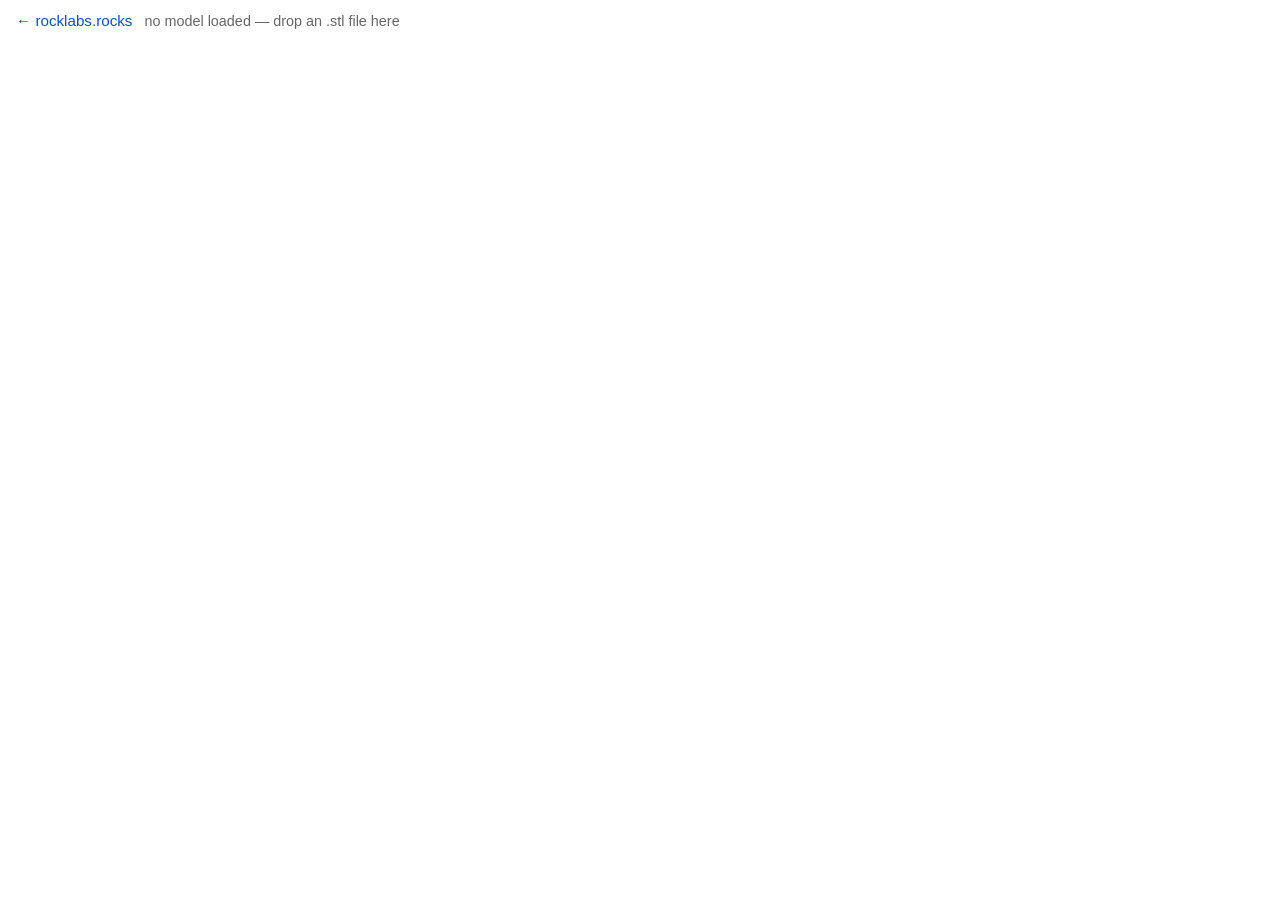
<file: viewer.html>
<!DOCTYPE html>
<html lang="en">
<head>
<meta charset="UTF-8">
<meta name="viewport" content="width=device-width, initial-scale=1.0">
<title>rocklabs.rocks — 3D viewer</title>
<style>
  * { margin: 0; padding: 0; box-sizing: border-box; }
  html, body { width: 100%; height: 100%; overflow: hidden; background: #ffffff; }
  body { font-family: -apple-system, BlinkMacSystemFont, "Segoe UI", Roboto, Helvetica, Arial, sans-serif; }
  #canvas-wrap { position: absolute; inset: 0; }
  header {
    position: fixed;
    top: 0; left: 0; right: 0;
    display: flex;
    align-items: center;
    gap: 0.75rem;
    flex-wrap: wrap;
    padding: 0.75rem 1rem;
    z-index: 10;
    pointer-events: none;
  }
  header a, header span { pointer-events: auto; }
  header a {
    color: #0055cc;
    text-decoration: none;
    font-size: 0.95rem;
  }
  header a:hover { text-decoration: underline; }
  #status {
    color: #666;
    font-size: 0.9rem;
  }
  #downloads { display: flex; flex-wrap: wrap; gap: 0.6rem; }
  body.embedded header { display: none; }
  #drop-overlay {
    position: fixed;
    inset: 0;
    background: rgba(0, 85, 204, 0.08);
    border: 3px dashed #0055cc;
    display: none;
    align-items: center;
    justify-content: center;
    color: #0055cc;
    font-size: 1.3rem;
    z-index: 20;
    pointer-events: none;
  }
  body.dragging #drop-overlay { display: flex; }
</style>
</head>
<body>
  <div id="canvas-wrap"></div>
  <header>
    <a href="index.html">&larr; rocklabs.rocks</a>
    <span id="status"></span>
    <span id="downloads"></span>
  </header>
  <div id="drop-overlay">drop your STL file</div>

  <script type="importmap">
  {
    "imports": {
      "three": "./assets/vendor/three/three.module.js",
      "three/addons/controls/OrbitControls.js": "./assets/vendor/three/OrbitControls.js",
      "three/addons/loaders/STLLoader.js": "./assets/vendor/three/STLLoader.js"
    }
  }
  </script>
  <script type="module">
    import * as THREE from 'three';
    import { OrbitControls } from 'three/addons/controls/OrbitControls.js';
    import { STLLoader } from 'three/addons/loaders/STLLoader.js';

    const wrap = document.getElementById('canvas-wrap');
    const status = document.getElementById('status');
    const downloads = document.getElementById('downloads');
    const params = new URLSearchParams(location.search);
    const embedded = params.has('embed');
    if (embedded) document.body.classList.add('embedded');

    const scene = new THREE.Scene();
    scene.background = new THREE.Color(0xffffff);

    const camera = new THREE.PerspectiveCamera(45, innerWidth / innerHeight, 0.1, 5000);
    camera.up.set(0, 0, 1);
    camera.position.set(0, 0, 100);

    const renderer = new THREE.WebGLRenderer({ antialias: true });
    renderer.setPixelRatio(Math.min(devicePixelRatio, 2));
    renderer.setSize(innerWidth, innerHeight);
    wrap.appendChild(renderer.domElement);

    const controls = new OrbitControls(camera, renderer.domElement);
    controls.enableDamping = true;

    scene.add(new THREE.HemisphereLight(0xffffff, 0x777777, 1.2));
    const dir = new THREE.DirectionalLight(0xffffff, 1.5);
    dir.position.set(1, 1, 1);
    scene.add(dir);

    const DEFAULT_COLOR = 0x8a8a8a;
    const group = new THREE.Group();
    scene.add(group);
    const loader = new STLLoader();
    let loadGeneration = 0;

    function tellParent(type, data = {}) {
      if (embedded) parent.postMessage({ source: 'rocklabs-viewer', type, ...data }, location.origin);
    }

    function clearGroup() {
      for (const child of [...group.children]) {
        group.remove(child);
        child.geometry.dispose();
        child.material.dispose();
      }
      group.position.set(0, 0, 0);
    }

    function addGeometry(geometry, color) {
      geometry.computeVertexNormals();
      const material = new THREE.MeshStandardMaterial({ color, roughness: 0.65, metalness: 0.1 });
      group.add(new THREE.Mesh(geometry, material));
    }

    // recenter the whole group and fit the camera once every part is in
    function fitView(name) {
      const box = new THREE.Box3().setFromObject(group);
      const center = box.getCenter(new THREE.Vector3());
      group.position.sub(center);
      const half = box.getSize(new THREE.Vector3()).multiplyScalar(0.5);
      const direction = new THREE.Vector3(-0.40, -0.65, 0.75).normalize();
      if (params.get('view') === 'top') {
        direction.set(0, 0, 1);
        camera.up.set(0, 1, 0);
      }
      camera.position.copy(direction);
      camera.lookAt(0, 0, 0);
      camera.updateMatrixWorld();
      const right = new THREE.Vector3().setFromMatrixColumn(camera.matrixWorld, 0);
      const up = new THREE.Vector3().setFromMatrixColumn(camera.matrixWorld, 1);
      const tanV = Math.tan(camera.fov * Math.PI / 360);
      let dist = 1;
      for (const x of [-half.x, half.x]) for (const y of [-half.y, half.y]) for (const z of [-half.z, half.z]) {
        const corner = new THREE.Vector3(x, y, z);
        const depth = corner.dot(direction);
        dist = Math.max(dist, depth + Math.abs(corner.dot(right)) / (tanV * camera.aspect), depth + Math.abs(corner.dot(up)) / tanV);
      }
      dist *= 1.15;
      camera.position.copy(direction).multiplyScalar(dist);
      camera.near = dist / 100;
      camera.far = dist * 100;
      camera.updateProjectionMatrix();
      controls.target.set(0, 0, 0);
      controls.update();
      status.textContent = name;
      status.dataset.loaded = 'true';
      document.title = name + ' — rocklabs.rocks';
      tellParent('loaded', { name });
    }

    // each ?model= entry is "url" or "url|hexcolor", e.g. model=models/a.stl|cc4433
    async function loadURLs(specs) {
      const generation = ++loadGeneration;
      status.textContent = 'loading…';
      status.dataset.loaded = 'false';
      clearGroup();
      downloads.innerHTML = '';
      const entries = specs.map(spec => {
        const [url, hex] = spec.split('|');
        return { url, color: /^[0-9a-f]{6}$/i.test(hex || '') ? parseInt(hex, 16) : DEFAULT_COLOR };
      });
      const results = await Promise.allSettled(entries.map(({ url }) => loader.loadAsync(url)));
      if (generation !== loadGeneration) {
        results.forEach(result => { if (result.status === 'fulfilled') result.value.dispose(); });
        return;
      }
      const failures = [];
      results.forEach((result, i) => {
        const { url, color } = entries[i];
        if (result.status === 'rejected') { failures.push(url); return; }
        addGeometry(result.value, color);
        const dl = document.createElement('a');
        dl.href = url;
        dl.download = url.split('/').pop().split('?')[0];
        dl.textContent = '⬇ download ' + dl.download;
        downloads.appendChild(dl);
      });
      if (group.children.length) fitView(params.get('label') || entries.map(({ url }) => url.split('/').pop().split('?')[0]).join(' + '));
      if (failures.length) {
        status.textContent = 'could not load ' + failures.join(', ');
        status.dataset.loaded = 'error';
        tellParent('error', { message: status.textContent });
      }
    }

    if (params.getAll('model').length) loadURLs(params.getAll('model'));
    else status.textContent = 'no model loaded — drop an .stl file here';

    // drag & drop local STL files
    let dragDepth = 0;
    addEventListener('dragenter', e => { e.preventDefault(); dragDepth++; document.body.classList.add('dragging'); });
    addEventListener('dragleave', e => { e.preventDefault(); if (--dragDepth <= 0) { dragDepth = 0; document.body.classList.remove('dragging'); } });
    addEventListener('dragover', e => e.preventDefault());
    addEventListener('drop', e => {
      e.preventDefault();
      dragDepth = 0;
      document.body.classList.remove('dragging');
      const file = e.dataTransfer.files[0];
      if (!file) return;
      const reader = new FileReader();
      reader.onload = () => {
        ++loadGeneration;
        clearGroup();
        downloads.innerHTML = '';
        try {
          addGeometry(loader.parse(reader.result), DEFAULT_COLOR);
          fitView(file.name);
        } catch {
          status.textContent = 'could not read this STL file';
        }
      };
      reader.readAsArrayBuffer(file);
    });

    addEventListener('resize', () => {
      camera.aspect = innerWidth / innerHeight;
      camera.updateProjectionMatrix();
      renderer.setSize(innerWidth, innerHeight);
    });

    renderer.setAnimationLoop(() => {
      controls.update();
      renderer.render(scene, camera);
    });
  </script>
</body>
</html>
</file>
<file: assets/dock.css>
:root { color-scheme: light; --ink:#242923; --muted:#65705f; --paper:#f7f8f3; --line:#dce1d4; --green:#e1eccb; }
* { box-sizing:border-box; }
body { margin:0; background:var(--paper); color:var(--ink); font-family:-apple-system,BlinkMacSystemFont,"Segoe UI",sans-serif; line-height:1.6; }
a { color:inherit; text-underline-offset:4px; }
a:focus-visible,button:focus-visible,summary:focus-visible { outline:3px solid #678746; outline-offset:5px; }
.site-header,main,footer { max-width:1180px; margin:auto; padding-left:32px; padding-right:32px; }
.site-header { display:flex; justify-content:space-between; align-items:center; padding-top:26px; padding-bottom:26px; border-bottom:1px solid var(--line); font-size:13px; }
.site-header a { text-decoration:none; }
.wordmark { font-weight:750; font-size:17px; letter-spacing:-.5px; }
.wordmark span { margin-left:10px; }
.intro { display:grid; grid-template-columns:1.15fr 1fr; align-items:end; gap:60px; padding:64px 0 40px; }
.eyebrow { font-size:11px; font-weight:650; letter-spacing:1.5px; margin:0 0 17px; color:var(--muted); }
h1 { font-size:clamp(48px,6vw,78px); line-height:1.02; letter-spacing:-4px; margin:0; font-weight:600; }
.intro-copy { max-width:425px; padding-bottom:3px; }
.intro-copy>p { font-size:18px; line-height:1.6; margin:0 0 20px; }
.status { display:inline-flex; gap:8px; align-items:center; font-size:11px; border:1px solid var(--line); padding:6px 10px; border-radius:20px; }
.status i { width:6px; height:6px; border-radius:50%; background:#a48239; }
.viewer-card { background:#fff; border:1px solid var(--line); border-radius:16px; overflow:hidden; }
.viewer-toolbar,.viewer-caption { padding:14px 18px; display:flex; align-items:center; justify-content:space-between; gap:16px; }
.viewer-toolbar { border-bottom:1px solid #edf0e7; }
.tabs { display:flex; padding:3px; background:#f1f3eb; border-radius:8px; gap:3px; }
.tabs button { border:0; background:transparent; border-radius:5px; padding:7px 13px; font:inherit; font-size:12px; color:var(--muted); cursor:pointer; }
.tabs button[aria-pressed=true] { color:var(--ink); background:white; box-shadow:0 1px 4px #0000000d; }
.viewer-help { font-size:11px; color:var(--muted); }
.viewport { height:440px; position:relative; }
iframe { width:100%; height:100%; border:0; display:block; }
#load-status { position:absolute; left:18px; bottom:3px; font-size:12px; color:var(--muted); background:#fffffff0; padding:4px 8px; border-radius:4px; pointer-events:none; }
#load-status:empty { display:none; }
.viewer-caption { border-top:1px solid #edf0e7; color:var(--muted); font-size:11px; }
.viewer-caption p { margin:0; max-width:740px; }
.viewer-caption a { white-space:nowrap; }
.spec-strip { display:grid; grid-template-columns:repeat(4,1fr); padding:32px 0; border-bottom:1px solid var(--line); gap:24px; }
.spec-strip span { display:block; color:var(--muted); font-size:10px; letter-spacing:1px; margin-bottom:7px; }
.spec-strip strong { display:block; font-weight:500; font-size:25px; letter-spacing:-.7px; }
.spec-strip small { font-size:13px; }
.spec-strip p { color:var(--muted); font-size:11px; margin:5px 0 0; }
.details-grid { display:grid; grid-template-columns:1fr 1fr; gap:75px; padding:48px 0; border-bottom:1px solid var(--line); }
h2 { font-size:26px; line-height:1.2; font-weight:550; letter-spacing:-.8px; margin:0 0 18px; }
.details-grid article>p:not(.eyebrow) { font-size:14px; color:#586152; }
.downloads { padding:46px 0 28px; }
.download-heading>p:last-child { font-size:12px; color:var(--muted); margin-top:-6px; }
.download-cards { display:grid; grid-template-columns:repeat(3,1fr); gap:14px; margin-top:25px; }
.download-card { display:flex; flex-direction:column; text-decoration:none; padding:24px; border:1px solid var(--line); border-radius:12px; transition:transform .15s,background .15s; }
.download-card:hover { transform:translateY(-3px); background:#edf0e4; }
.download-card.primary { background:var(--green); border-color:#cfddba; }
.download-card>span { font-size:9px; color:var(--muted); letter-spacing:.9px; }
.download-card strong { font-size:22px; font-weight:500; margin:14px 0 9px; }
.download-card b { float:right; font-weight:400; }
.download-card p { color:#57614f; font-size:12px; margin:0 0 24px; }
.download-card small { font-size:10px; margin-top:auto; }
.hardware { font-size:12px; color:var(--muted); margin:20px 0 0; max-width:1000px; }
details { border-top:1px solid var(--line); border-bottom:1px solid var(--line); margin-bottom:55px; }
summary { padding:20px 0; cursor:pointer; font-size:13px; list-style:none; }
summary::-webkit-details-marker { display:none; }
summary span { float:right; }
.reference-content { padding-bottom:24px; font-size:13px; color:var(--muted); }
.resource-links { display:flex; flex-wrap:wrap; gap:13px 24px; margin-top:20px; }
footer { display:flex; justify-content:space-between; padding-bottom:32px; font-size:11px; color:var(--muted); }
footer a { text-decoration:none; }
@media (max-width:760px) {
  .site-header,main,footer { padding-left:20px; padding-right:20px; }
  .intro { gap:26px; grid-template-columns:1fr; padding-top:42px; }
  h1 { letter-spacing:-2.5px; }
  .intro-copy>p { font-size:16px; }
  .spec-strip { grid-template-columns:1fr 1fr; row-gap:24px; }
  .details-grid { grid-template-columns:1fr; gap:24px; padding:35px 0; }
  .download-cards { grid-template-columns:1fr; }
  .viewport { height:330px; }
  .viewer-help { display:none; }
  .viewer-caption { align-items:start; font-size:10px; }
  .viewer-caption p { max-width:78%; }
  .tabs { width:100%; }
  .tabs button { flex:1; }
}
@media (prefers-reduced-motion:reduce) { .download-card { transition:none; } }
</file>
<file: assets/dual.css>
.tabs { flex-wrap:wrap; }
.tabs button { white-space:nowrap; }
.revision-link { margin:0 0 24px; font-size:13px; }
footer { gap:12px 20px; flex-wrap:wrap; }
@media (max-width:760px) {
  .tabs { display:grid; grid-template-columns:repeat(3,minmax(0,1fr)); }
  .tabs button { padding:7px 4px; }
}
</file>
<file: assets/case.css>
.measure-grid { display:grid; grid-template-columns:1fr 1fr; gap:75px; padding:48px 0; border-bottom:1px solid var(--line); }
.measure-grid table { width:100%; border-collapse:collapse; font-size:13px; }
.measure-grid th,.measure-grid td { text-align:left; vertical-align:top; padding:10px 0; border-top:1px solid var(--line); }
.measure-grid th { font-weight:500; width:42%; padding-right:18px; }
.measure-grid td small { display:block; color:var(--muted); font-size:11px; line-height:1.5; margin-top:2px; }
[data-fill] { font-weight:inherit; }
.make { display:grid; grid-template-columns:minmax(0,380px) 1fr; gap:75px; align-items:start; padding:48px 0; border-bottom:1px solid var(--line); scroll-margin-top:20px; }
.diagram { display:block; border:1px solid var(--line); background:#fff; margin:6px 0 30px; }
.diagram img { display:block; width:100%; height:auto; }
h3 { font-size:15px; font-weight:600; letter-spacing:-.2px; margin:0 0 10px; }
.needs { margin:0; padding-left:18px; font-size:13px; color:#586152; }
.needs li { margin-bottom:6px; }
.stitch { font-size:14px; color:#586152; margin:0 0 30px; max-width:600px; }
.steps { margin:0; padding-left:20px; font-size:14px; color:#586152; max-width:600px; }
.steps li { margin-bottom:12px; padding-left:4px; }
.make-note { font-size:12px; color:var(--muted); margin:22px 0 0; max-width:600px; }
@media (max-width:760px) {
  .measure-grid,.make { grid-template-columns:1fr; gap:30px; padding:35px 0; }
}
</file>
